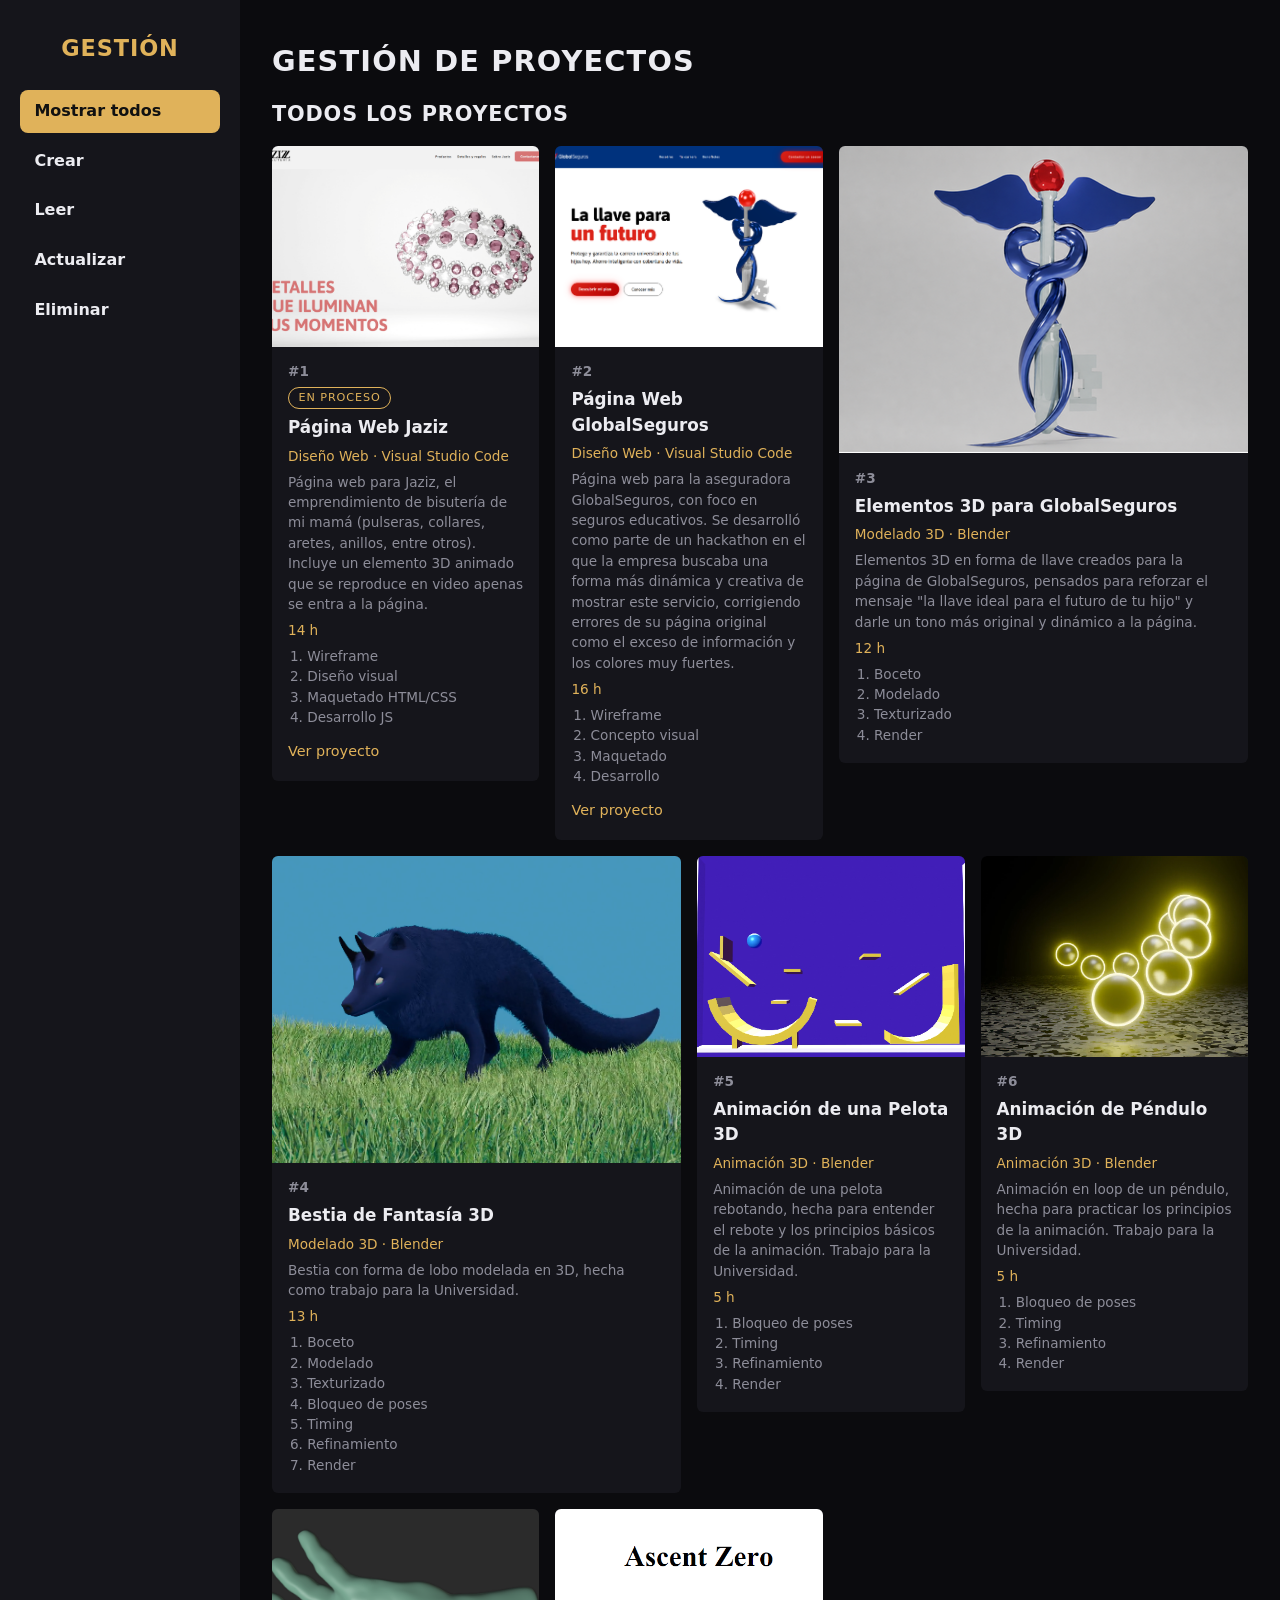
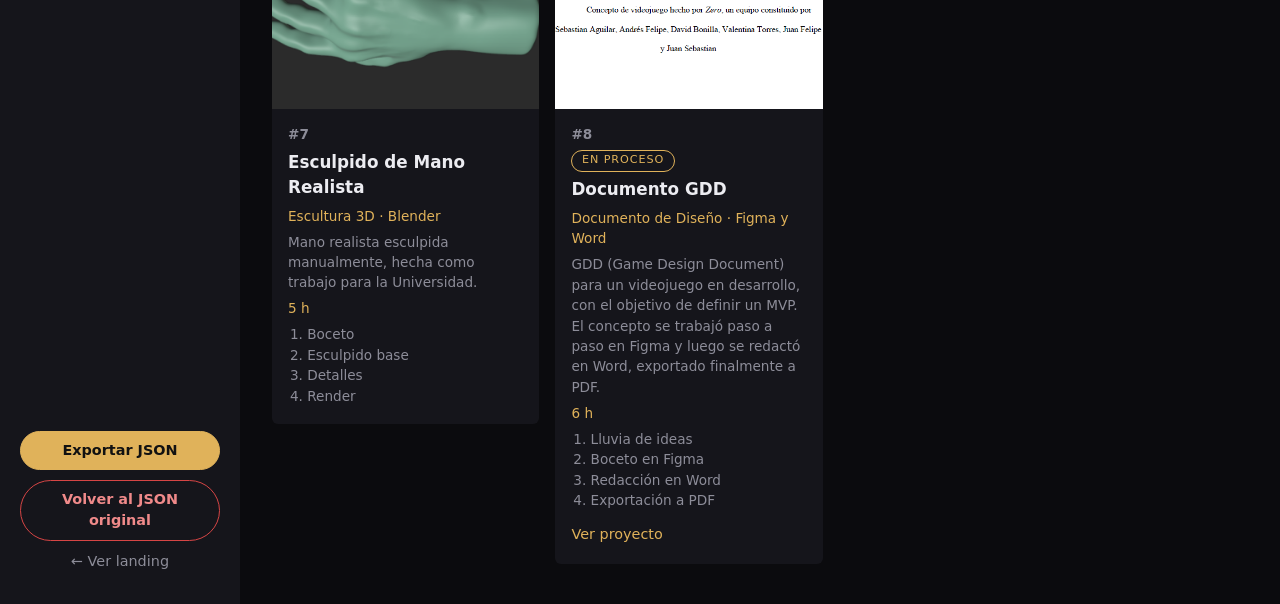
<file: gestion.html>
<!DOCTYPE html>
<html lang="es">
<head>
  <meta charset="UTF-8" />
  <meta name="viewport" content="width=device-width, initial-scale=1" />
  <title>Gestión | Portafolio</title>
  <meta name="robots" content="noindex" />
  <link rel="icon" href="data:," />
  <link rel="stylesheet" href="style.css" />
  <link rel="stylesheet" href="gestion.css" />
</head>
<body class="manage-page">
  <div class="manage-layout">
    <aside class="sidebar">
      <h2 class="sidebar__title">Gestión</h2>
      <nav aria-label="Vistas">
        <ul class="sidebar__list">
          <li><a href="#" class="sidebar__item" data-view="list">Mostrar todos</a></li>
          <li><a href="#" class="sidebar__item" data-view="create">Crear</a></li>
          <li><a href="#" class="sidebar__item" data-view="read">Leer</a></li>
          <li><a href="#" class="sidebar__item" data-view="update">Actualizar</a></li>
          <li><a href="#" class="sidebar__item" data-view="delete">Eliminar</a></li>
        </ul>
      </nav>
      <div class="sidebar__footer">
        <button type="button" id="btn-export" class="btn btn--accent">Exportar JSON</button>
        <button type="button" id="btn-reset" class="btn btn--danger">Volver al JSON original</button>
        <a href="index.html" class="sidebar__back">&larr; Ver landing</a>
      </div>
    </aside>

    <main class="manage-content">
      <h1>Gestión de proyectos</h1>
      <p id="storage-note" class="note" hidden></p>
      <p id="load-error" class="note note--error" hidden></p>

      <section class="view" data-view="list" id="view-list" hidden></section>

      <section class="view" data-view="create" id="view-create" hidden>
        <h2>Crear proyecto</h2>
        <div id="create-slot"></div>
        <p id="create-message" class="note" hidden></p>
      </section>

      <section class="view" data-view="read" id="view-read" hidden>
        <h2>Leer proyecto</h2>
        <form id="read-form" class="project-form">
          <label for="read-id">Id del proyecto</label>
          <input type="number" id="read-id" min="1" placeholder="Ej: 3" required />
          <button type="submit" class="btn btn--accent">Buscar</button>
        </form>
        <p id="read-message" class="note note--error" hidden></p>
        <div id="read-result" class="read-result"></div>
      </section>

      <section class="view" data-view="update" id="view-update" hidden>
        <h2>Actualizar proyecto</h2>
        <div id="update-list" class="row-list"></div>
        <div id="update-slot"></div>
        <p id="update-message" class="note" hidden></p>
      </section>

      <section class="view" data-view="delete" id="view-delete" hidden>
        <h2>Eliminar proyecto</h2>
        <div id="delete-list" class="row-list"></div>
      </section>
    </main>
  </div>

  <!-- One form shared by Create and Update (cloned into each view). -->
  <template id="tpl-form">
    <form class="project-form">
      <label>Nombre <input type="text" name="nombre" required /></label>
      <label>Categoría <input type="text" name="categoria" list="dl-categories" required /></label>
      <label>Herramienta <input type="text" name="herramienta" list="dl-tools" required /></label>
      <label>Imagen (ruta, ej: img/archivo.png) <input type="text" name="imagen" placeholder="img/nombre.png" /></label>
      <label>Descripción <textarea name="descripcion" rows="4" required></textarea></label>
      <label>Horas invertidas <input type="number" name="horasInvertidas" min="0" required /></label>
      <label>Etapas (separadas por coma) <input type="text" name="etapas" placeholder="Boceto, Modelado, Render" /></label>
      <label>Enlace (opcional) <input type="url" name="enlace" placeholder="https://..." /></label>
      <label class="check"><input type="checkbox" name="enProceso" /> En proceso</label>
      <label class="check"><input type="checkbox" name="destacado" /> Destacado (aparece en los paneles diagonales; se recomiendan 5)</label>
      <div class="form-actions">
        <button type="submit" class="btn btn--accent" data-submit>Guardar</button>
        <button type="button" class="btn" data-cancel hidden>Cancelar</button>
      </div>
    </form>
  </template>
  <datalist id="dl-categories"></datalist>
  <datalist id="dl-tools"></datalist>

  <script src="store.js"></script>
  <script src="gestion.js"></script>
</body>
</html>
</file>
<file: style.css>
:root {
  --bg: #0b0b0e;
  --bg-soft: #15151b;
  --text: #ececf1;
  --muted: #8d8d99;
  --accent: #e0b25a;
  --font-title: "Archivo", "Arial Black", system-ui, sans-serif;
  --font-body: system-ui, "Segoe UI", sans-serif;
  --skew: 8deg;
}

* { box-sizing: border-box; margin: 0; padding: 0; }
/* No CSS "scroll-behavior: smooth" here: ScrollTrigger resets the scroll
   position when it refreshes, and with smooth scrolling that reset is
   animated, so it measures wrong positions (pinned Skills section jumps and
   leaves an empty gap). Anchor links are smoothed in script.js instead. */
html { scroll-behavior: auto; }
body { background: var(--bg); color: var(--text); font-family: var(--font-body); line-height: 1.5; }
a { color: inherit; text-decoration: none; }
h1, h2 { font-family: var(--font-title); text-transform: uppercase; letter-spacing: 0.04em; }
.visually-hidden { position: absolute; width: 1px; height: 1px; overflow: hidden; clip: rect(0 0 0 0); }

/* Intro overlay: hidden unless script.js activates it, so the page never
   stays blocked if JS or GSAP fails to load. */
.intro {
  display: none; position: fixed; inset: 0; z-index: 100;
  background: var(--bg); place-content: center; justify-items: center; gap: 1.2rem;
}
.intro.is-active { display: grid; }
body.is-locked { overflow: hidden; }
.intro__name {
  font-family: var(--font-title); font-weight: 900; text-transform: uppercase;
  font-size: clamp(1.6rem, 6vw, 4rem); letter-spacing: 0.12em; text-align: center;
}
.intro__name span { display: inline-block; }
.intro__line { width: min(60vw, 420px); height: 2px; background: var(--accent); transform-origin: left; }

/* Navbar */
.navbar {
  position: fixed; inset: 0 0 auto 0; z-index: 10;
  display: flex; justify-content: space-between; align-items: center;
  padding: 1rem 1.25rem; background: linear-gradient(var(--bg), transparent);
}
.navbar__logo { font-family: var(--font-title); font-weight: 800; letter-spacing: 0.15em; font-size: 0.9rem; }
.navbar nav { display: flex; gap: 1.25rem; font-size: 0.9rem; }
.navbar nav a:hover { color: var(--accent); }

/* Hero: name + background only */
.hero { position: relative; min-height: 100vh; display: grid; place-items: center; overflow: hidden; background: #000; }
.hero__title { position: relative; font-size: clamp(3rem, 14vw, 11rem); font-weight: 900; line-height: 1; }
/* Wavy lines canvas (script.js); the title sits above it. */
.hero__lines { position: absolute; inset: 0; width: 100%; height: 100%; }
/* Each word is a mask: its letters rise from below it (playIntro). */
.hero__title .word { overflow: clip; padding-bottom: 0.05em; }

/* Diagonal panels (FromSoftware-style) */
/* Skew shifts each panel's top/bottom edge by tan(8deg) * height / 2 (~7% of
   the row height per side), so the row is widened by that much on both sides
   to cover the screen edges with no gaps. */
.panels { overflow: hidden; }
.panels__row {
  --shift: calc(100vh * 0.0703);
  display: flex; height: 100vh; height: 100svh; min-height: 420px;
  margin-inline: calc(var(--shift) * -1);
}
.panel {
  position: relative; flex: 1; margin-inline: -1px;
  transform: skewX(calc(var(--skew) * -1));
  background: #000;
  border-inline: 2px solid var(--bg);
  transition: flex 0.5s ease;
  cursor: pointer; overflow: hidden;
}
/* The image lives in its own layer skewed the other way, so it is not
   distorted by the panel. It is --shift wider per side to fill the slanted
   edges. --pos (posicionPanel in mis-proyectos.json) picks the visible part.
   It only fills the top 60% (closer to the images' real size, so sharper) and
   fades into the black band that holds the title. */
.panel__img {
  position: absolute; inset: 0 calc(var(--shift) * -1) 40%;
  transform: skewX(var(--skew));
  background: var(--img) var(--pos, center) / cover no-repeat;
  -webkit-mask-image: linear-gradient(to bottom, #000 75%, transparent);
  mask-image: linear-gradient(to bottom, #000 75%, transparent);
  transition: filter 0.5s ease;
}
/* FromSoftware-style: panels start grey and only the active one gets colour.
   Touch screens have no hover, so there they stay in colour. */
@media (hover: hover) {
  .panel__img { filter: grayscale(1) brightness(0.8); }
  .panel:hover .panel__img, .panel:focus-visible .panel__img { filter: none; }
}
/* Dark overlay for the label: only needed on mobile, where the image covers
   the whole (short) panel instead of leaving a black band. */
.panel::before {
  content: ""; position: absolute; inset: 0; z-index: 1; display: none;
  background: linear-gradient(to top, rgb(0 0 0 / 0.85), transparent 35%);
}
.panel:hover, .panel:focus-visible { flex: 2.6; }
.panel__label {
  position: absolute; inset: auto 1.5rem 2rem 1.5rem; z-index: 2;
  transform: skewX(var(--skew));
}
/* 8 panels share the width, so the label is compact and wraps instead of overflowing. */
.panel__label strong { display: block; font-family: var(--font-title); font-size: clamp(0.95rem, 1.5vw, 1.5rem); text-transform: uppercase; line-height: 1.15; margin-bottom: 0.4rem; }
.panel__label span { color: var(--accent); font-size: 0.8rem; }
/* Title sits right under the image, at the top of the black band. */
.panel__label { inset: 64% 1rem auto 1rem; }
/* Near the bottom, the skew pulls the first panel's edge left by another
   --shift on top of the row's own -shift offset, so its label needs 2x
   --shift of room or its start is cut off. */
.panel:first-child .panel__label { left: calc(var(--shift) * 2 + 1rem); }

.hero__surname { display: block; font-weight: 400; color: var(--accent); font-size: 0.55em; text-align: center; }

/* About */
.about {
  padding: 5rem 1.25rem; max-width: 1200px; margin-inline: auto;
  display: grid; grid-template-columns: 1.2fr 1fr; gap: 2.5rem; align-items: center;
}
.about h2 { font-size: 2rem; margin-bottom: 1rem; }
.about em { font-family: Georgia, "Times New Roman", serif; font-style: italic; color: var(--text); text-transform: none; }

/* Letters fade-in: script.js splits text into these spans */
.word, .char { display: inline-block; }
.char { will-change: opacity, filter; }
.about p { color: var(--muted); font-size: 1.1rem; margin-bottom: 1rem; max-width: 55ch; }
.about__media { aspect-ratio: 4 / 5; border-radius: 6px; background: linear-gradient(160deg, hsl(200 55% 32%), hsl(260 45% 12%)); }
/* Profile photo: its pure-black background fades into the page instead of
   showing a hard edge against --bg. */
.about__media--photo { background: none; }
.about__media img {
  display: block; width: 100%; height: 100%; object-fit: cover; object-position: 50% 40%;
  /* closest-side: fully transparent right at the edges of the box. */
  -webkit-mask-image: radial-gradient(closest-side, #000 65%, transparent 100%);
  mask-image: radial-gradient(closest-side, #000 65%, transparent 100%);
}
@media (max-width: 700px) { .about { grid-template-columns: 1fr; } }

/* Back to top */
.back-to-top {
  position: fixed; right: 1.25rem; bottom: calc(1.25rem + env(safe-area-inset-bottom, 0px)); z-index: 20;
  width: 3rem; height: 3rem; border-radius: 50%; border: 1px solid var(--accent);
  background: var(--bg-soft); color: var(--accent); font-size: 1.3rem; cursor: pointer;
}
.back-to-top:hover, .back-to-top:focus-visible { background: var(--accent); color: #111; }

/* Projects */
.projects, .skills, .contact { padding: 5rem 1.25rem; max-width: 1200px; margin-inline: auto; }
.projects h2, .skills h2 { font-size: 2rem; margin-bottom: 1.5rem; }
.filters { display: flex; flex-wrap: wrap; gap: 0.5rem; margin-bottom: 1.5rem; }
.filters button {
  background: none; color: var(--text); border: 1px solid var(--muted);
  padding: 0.4rem 0.9rem; border-radius: 999px; cursor: pointer; font: inherit;
}
.filters button[aria-pressed="true"] { background: var(--accent); color: #111; border-color: var(--accent); }
/* Rows of 3 on a 7-column grid (2:2:3): row A is small · small · big and
   row B mirrors it (big · small · small), repeating every 6 cards. The image
   keeps its 4/3 ratio, so the big card is also taller. */
.cards { display: grid; grid-template-columns: repeat(7, 1fr); align-items: start; gap: 1rem; }
.card:nth-child(6n + 1), .card:nth-child(6n + 2),
.card:nth-child(6n + 5), .card:nth-child(6n + 6) { grid-column: span 2; }
.card:nth-child(6n + 3), .card:nth-child(6n + 4) { grid-column: span 3; }
.card { background: var(--bg-soft); border-radius: 6px; overflow: hidden; }
.card {
  position: relative; display: flex; flex-direction: column;
  transition: filter 0.6s ease, transform 0.5s cubic-bezier(0.22, 1, 0.36, 1), box-shadow 0.5s ease;
}
/* Focus hover: the active card grows above its neighbours (small cards more
   than the big one) and the others go grey and dark. :has() keeps the gaps
   between cards from dimming everything. */
@media (hover: hover) {
  .cards:has(.card:hover, .card:focus-within) .card:not(:hover, :focus-within) {
    filter: grayscale(1) brightness(0.4);
  }
  .card:hover, .card:focus-within {
    z-index: 2; transform: scale(1.1); box-shadow: 0 24px 48px rgb(0 0 0 / 0.55);
  }
  .card:nth-child(6n + 3):hover, .card:nth-child(6n + 3):focus-within,
  .card:nth-child(6n + 4):hover, .card:nth-child(6n + 4):focus-within { transform: scale(1.04); }
}
@media (max-width: 760px) {
  .cards { grid-template-columns: 1fr; }
  .cards .card { grid-column: auto; }
}
.card__media { overflow: hidden; }
.card__img {
  display: block; width: 100%; aspect-ratio: 4 / 3; object-fit: cover; background: var(--bg-soft);
  transition: transform 0.8s cubic-bezier(0.19, 1, 0.22, 1);
}
.card:hover .card__img { transform: scale(1.08); }
/* "imagenCompleta" in mis-proyectos.json: the whole image at its own ratio
   (e.g. a wide web capture whose sides the 4/3 crop would cut). */
.card__img--full { aspect-ratio: auto; height: auto; }
.card__media[data-open] { cursor: pointer; }

/* Cards reveal (only when script.js adds .js-reveal): the image is uncovered
   from the top-left corner while zooming out, then the text comes in.
   --d is the cascade delay set per card. */
.cards.js-reveal .card__media {
  clip-path: inset(0 100% 100% 0);
  transition: clip-path 1.1s cubic-bezier(0.22, 1, 0.36, 1) var(--d, 0s);
}
.cards.js-reveal .card__img {
  transform: scale(1.14);
  transition: transform 1.2s cubic-bezier(0.22, 1, 0.36, 1) var(--d, 0s);
}
.cards.js-reveal .card__body > * {
  opacity: 0; translate: 0 12px;
  transition: opacity 0.6s ease, translate 0.6s ease;
  transition-delay: calc(var(--d, 0s) + 0.35s);
}
.cards.js-reveal .card.is-in .card__media { clip-path: inset(0); }
.cards.js-reveal .card.is-in .card__img { transform: scale(1); }
.cards.js-reveal .card.is-in .card__body > * { opacity: 1; translate: 0 0; }
.cards.js-reveal .card.is-in:hover .card__img { transform: scale(1.08); }
.card__body { padding: 0.9rem 1rem 1.1rem; display: flex; flex-direction: column; gap: 0.35rem; flex: 1; }
.card__body h3 { font-size: 1.05rem; }
.card__body p { color: var(--muted); font-size: 0.85rem; }
.card__meta { color: var(--accent) !important; }
.card__desc {
  display: -webkit-box; -webkit-line-clamp: 4; line-clamp: 4; -webkit-box-orient: vertical; overflow: hidden;
}
.badge {
  align-self: flex-start; font-size: 0.7rem; text-transform: uppercase; letter-spacing: 0.08em;
  border: 1px solid var(--accent); color: var(--accent); border-radius: 999px; padding: 0.1rem 0.6rem;
}
.card__link {
  margin-top: auto; align-self: flex-start; padding-top: 0.5rem;
  color: var(--accent); font-size: 0.9rem; border-bottom: 1px solid transparent;
}
.card__link:hover, .card__link:focus-visible { border-bottom-color: var(--accent); }
/* Projects that open the pop-up use a <button> that looks like the link. */
button.card__link {
  background: none; border: 0; border-bottom: 1px solid transparent;
  padding: 0.5rem 0 0; font: inherit; font-size: 0.9rem; cursor: pointer;
}

/* Project pop-up (<dialog>, opened by setupProjectModal() in script.js):
   media on the left, text on the right; stacked on narrow screens. */
.modal {
  width: min(1320px, 94vw); max-height: 90vh; margin: auto; padding: 0;
  border: 0; border-radius: 8px; overflow: auto;
  background: var(--bg-soft); color: var(--text);
}
.modal[open] { display: grid; grid-template-columns: 2.4fr 1fr; animation: modal-in 0.35s cubic-bezier(0.22, 1, 0.36, 1); }
.modal::backdrop { background: rgb(0 0 0 / 0.8); }
@keyframes modal-in { from { opacity: 0; transform: scale(0.96); } }
.modal__media { display: grid; place-items: center; background: #000; min-height: 240px; }
.modal__media video, .modal__media img { display: block; width: 100%; max-height: 90vh; object-fit: contain; }
.modal__body { padding: 3.5rem 1.75rem 2rem; display: flex; flex-direction: column; align-items: flex-start; gap: 0.6rem; }
.modal__body h2 { font-size: 1.4rem; line-height: 1.2; }
.modal__desc { color: var(--muted); }
.modal__close {
  position: absolute; top: 0.75rem; right: 0.75rem; z-index: 1;
  width: 2.5rem; height: 2.5rem; border-radius: 50%; border: 1px solid var(--accent);
  background: var(--bg-soft); color: var(--accent); font-size: 1.4rem; line-height: 1; cursor: pointer;
}
.modal__close:hover, .modal__close:focus-visible { background: var(--accent); color: #111; }
@media (max-width: 760px) {
  .modal[open] { grid-template-columns: 1fr; }
  .modal__media { min-height: 0; }
  .modal__media video, .modal__media img { max-height: 55vh; }
  .modal__body { padding: 1.25rem 1.25rem 1.75rem; }
}
.projects__error { grid-column: 1 / -1; color: var(--muted); border-left: 3px solid var(--accent); padding: 0.5rem 1rem; }
.projects__error code { color: var(--text); }

/* Skills */
/* Default (mobile, no JS, reduced motion): columns stack/wrap vertically.
   script.js adds .skills--horizontal on wide screens to pin and slide them. */
.skills { max-width: none; padding: 0; background: var(--bg-soft); }
.skills__intro { padding: 5rem 1.25rem 2.5rem; display: flex; flex-direction: column; justify-content: flex-end; gap: 1rem; }
.skills__intro h2 { margin-bottom: 0; }
.skills__lead { font-size: clamp(1.3rem, 2.4vw, 2rem); line-height: 1.3; max-width: 26ch; }
.skills__grid { display: grid; grid-template-columns: repeat(auto-fit, minmax(240px, 1fr)); }
.skill {
  position: relative; isolation: isolate; overflow: hidden;
  min-height: 60vh; padding: 2.5rem 1.5rem;
  display: flex; flex-direction: column; justify-content: space-between; gap: 1.5rem;
  border-top: 1px solid #2c2c35;
}
.skill:focus-visible { outline: 2px solid var(--accent); outline-offset: -2px; }
.skill__num { font-family: Georgia, "Times New Roman", serif; font-size: clamp(3rem, 6vw, 5.5rem); line-height: 1; }
.skill h3 {
  font-family: Georgia, "Times New Roman", serif; font-weight: 400; text-transform: uppercase;
  font-size: clamp(1.4rem, 2.2vw, 2rem); line-height: 1.1;
}
.skill p { color: var(--muted); max-width: 32ch; }

/* Hover background: uncovered from the bottom up. Like the diagonal panels it
   only covers the top 75% and fades out, leaving the text at the bottom on a
   clean band; it is darkened so the number and title over it stay readable. */
.skill__bg {
  position: absolute; inset: 0 0 25% 0; z-index: -1; overflow: hidden;
  clip-path: inset(100% 0 0 0);
  -webkit-mask-image: linear-gradient(to bottom, #000 70%, transparent);
  mask-image: linear-gradient(to bottom, #000 70%, transparent);
  transition: clip-path 0.9s cubic-bezier(0.22, 1, 0.36, 1);
}
.skill__bg::after { content: ""; position: absolute; inset: 0; background: rgb(0 0 0 / 0.5); }
.skill__img {
  width: 100%; height: 100%;
  background: var(--img) var(--pos, center) / cover no-repeat;
  transform: scale(1.1); transition: transform 1.2s cubic-bezier(0.22, 1, 0.36, 1);
}
/* Placeholder until each skill gets an "imagen" in info.json. */
.skill__img--placeholder { background: linear-gradient(160deg, hsl(40 60% 45%), hsl(260 35% 15%)); }
.skill:hover .skill__bg, .skill:focus-visible .skill__bg { clip-path: inset(0); }
.skill:hover .skill__img, .skill:focus-visible .skill__img { transform: scale(1); }
.skill:hover p, .skill:focus-visible p { color: var(--text); }
/* The column also grows a little above its neighbours. Scaling (not a wider
   column) keeps the pinned horizontal scroll's distance unchanged. */
@media (hover: hover) {
  .skill { transition: transform 0.5s cubic-bezier(0.22, 1, 0.36, 1), box-shadow 0.5s ease; }
  .skill:hover, .skill:focus-visible {
    z-index: 2; transform: scale(1.05); box-shadow: 0 0 60px rgb(0 0 0 / 0.6);
  }
}
/* Touch screens have no hover: show the background from the start. */
@media (hover: none) {
  .skill__bg { clip-path: inset(0); }
  .skill__img { transform: none; }
}

/* Horizontal track (wide screens, .hscroll--on set by script.js): Projects
   and Skills side by side. Projects keeps its 1200px content centred in a
   full-width slide; Skills sits at the bottom so both end on the same line
   when the track gets pinned. */
.hscroll { overflow: clip; }
.hscroll--on .hscroll__track { display: flex; align-items: flex-end; width: max-content; }
.hscroll--on .projects {
  flex-shrink: 0; width: 100vw; min-height: 100vh; max-width: none;
  padding-inline: max(1.25rem, calc((100vw - 1200px) / 2 + 1.25rem));
}
.hscroll--on .skills { flex-shrink: 0; }

/* Horizontal mode (wide screens, set by script.js) */
.skills--horizontal { height: 100vh; overflow: hidden; }
.skills--horizontal .skills__track { display: flex; height: 100%; width: max-content; }
.skills--horizontal .skills__intro { width: 50vw; padding: 6rem 4rem 4rem 5rem; }
.skills--horizontal .skills__grid { display: flex; height: 100%; }
.skills--horizontal .skill {
  width: 32vw; min-height: 0; height: 100%; padding: 6rem 2.5rem 3rem;
  border-top: 0; border-left: 1px solid #2c2c35;
}

/* Contact */
.contact { text-align: center; min-height: 60vh; display: grid; place-content: center; gap: 1rem; }
.contact__phrase { font-size: clamp(2rem, 7vw, 4.5rem); }
.contact p { color: var(--muted); }
.contact__links a { color: var(--text); border-bottom: 1px solid var(--muted); }
.contact__links a:hover, .contact__links a:focus-visible { color: var(--accent); border-bottom-color: var(--accent); }
.footer { text-align: center; padding: 1.5rem; color: var(--muted); }

/* Mobile: panels stack */
@media (max-width: 700px) {
  .panels__row { flex-direction: column; margin-inline: 0; }
  .panel { flex: 1; margin: 0; transform: none; border-inline: 0; border-block: 2px solid var(--bg); }
  .panel__img { inset: 0; transform: none; -webkit-mask-image: none; mask-image: none; }
  .panel::before { display: block; background: linear-gradient(to top, rgb(0 0 0 / 0.9), rgb(0 0 0 / 0.5) 45%, transparent 80%); }
  .panel__label strong { font-size: 0.95rem; margin-bottom: 0.1rem; }
  .panel__label, .panel:first-child .panel__label { transform: none; inset: auto 1rem 1rem 1rem; }
  .panel:hover, .panel:focus-visible { flex: 1; }
  .navbar nav { gap: 0.8rem; font-size: 0.8rem; }
}

@media (prefers-reduced-motion: reduce) {
  html { scroll-behavior: auto; }
  .panel { transition: none; }
  .card, .card__img, .panel__img { transition: none; }
  .modal[open] { animation: none; }
  .card:hover, .card:focus-within, .skill:hover, .skill:focus-visible { transform: none !important; }
  .card:hover .card__img { transform: none; }
  .skill__bg, .skill__img { transition: none; }
}
</file>
<file: gestion.css>
/* Layout and form styles for gestion.html. Colors, fonts and the .card /
   .badge styles come from style.css (loaded first). */

.manage-layout { display: flex; min-height: 100vh; }

.sidebar {
  width: 240px; flex-shrink: 0; padding: 2rem 1.25rem;
  background: var(--bg-soft); display: flex; flex-direction: column; gap: 1.5rem;
}
.sidebar__title { font-size: 1.4rem; color: var(--accent); text-align: center; }
.sidebar__list { list-style: none; display: grid; gap: 0.4rem; }
.sidebar__item { display: block; padding: 0.6rem 0.9rem; border-radius: 8px; font-weight: 600; }
.sidebar__item:hover, .sidebar__item.is-active { background: var(--accent); color: #111; }
.sidebar__footer { margin-top: auto; display: grid; gap: 0.6rem; }
.sidebar__back { color: var(--muted); font-size: 0.9rem; text-align: center; }
.sidebar__back:hover { color: var(--accent); }

.manage-content { flex: 1; min-width: 0; padding: 2.5rem 2rem; }
.manage-content h1 { font-size: 1.8rem; margin-bottom: 1rem; }
.manage-content h2 { font-size: 1.3rem; margin-bottom: 1rem; }

.view[hidden], .note[hidden] { display: none; }
.note { margin: 0 0 1rem; padding: 0.6rem 1rem; border-left: 3px solid var(--accent); color: var(--muted); }
.note--error { border-left-color: #d64545; color: #f08a8a; }

/* Buttons */
.btn {
  font: inherit; font-size: 0.9rem; font-weight: 600; cursor: pointer;
  padding: 0.5rem 1rem; border-radius: 999px; border: 1px solid var(--muted);
  background: none; color: var(--text);
}
.btn:hover { border-color: var(--accent); color: var(--accent); }
.btn--accent { background: var(--accent); border-color: var(--accent); color: #111; }
.btn--accent:hover { opacity: 0.85; color: #111; }
.btn--danger { border-color: #d64545; color: #f08a8a; }
.btn--danger:hover { background: #d64545; border-color: #d64545; color: #fff; }

/* Forms */
.project-form { display: grid; gap: 0.9rem; max-width: 520px; }
.project-form label { display: grid; gap: 0.3rem; font-size: 0.9rem; font-weight: 600; }
.project-form input, .project-form textarea {
  font: inherit; padding: 0.55rem 0.8rem; border-radius: 8px;
  border: 1px solid #2b2b35; background: var(--bg-soft); color: var(--text);
}
.project-form input:focus, .project-form textarea:focus { outline: none; border-color: var(--accent); }
.project-form textarea { resize: vertical; }
.project-form .check { display: flex; align-items: center; gap: 0.5rem; font-weight: 400; }
.form-actions { display: flex; gap: 0.75rem; margin-top: 0.5rem; }
#update-slot { margin-top: 1.5rem; }

/* Rows (Update / Delete) */
.row-list { display: grid; gap: 0.6rem; max-width: 600px; }
.row {
  display: flex; align-items: center; justify-content: space-between; gap: 1rem;
  background: var(--bg-soft); border-radius: 8px; padding: 0.7rem 1rem;
}
.row__info { display: grid; min-width: 0; }
.row__info span { color: var(--muted); font-size: 0.85rem; }

/* Cards in list/read */
.read-result { max-width: 420px; margin-top: 1.25rem; }
.card__id { color: var(--muted); font-size: 0.8rem; font-weight: 700; }
.stages { padding-left: 1.2rem; color: var(--muted); font-size: 0.85rem; }

@media (max-width: 720px) {
  .manage-layout { flex-direction: column; }
  .sidebar { width: 100%; }
  .manage-content { padding: 1.5rem 1.25rem; }
}
</file>
